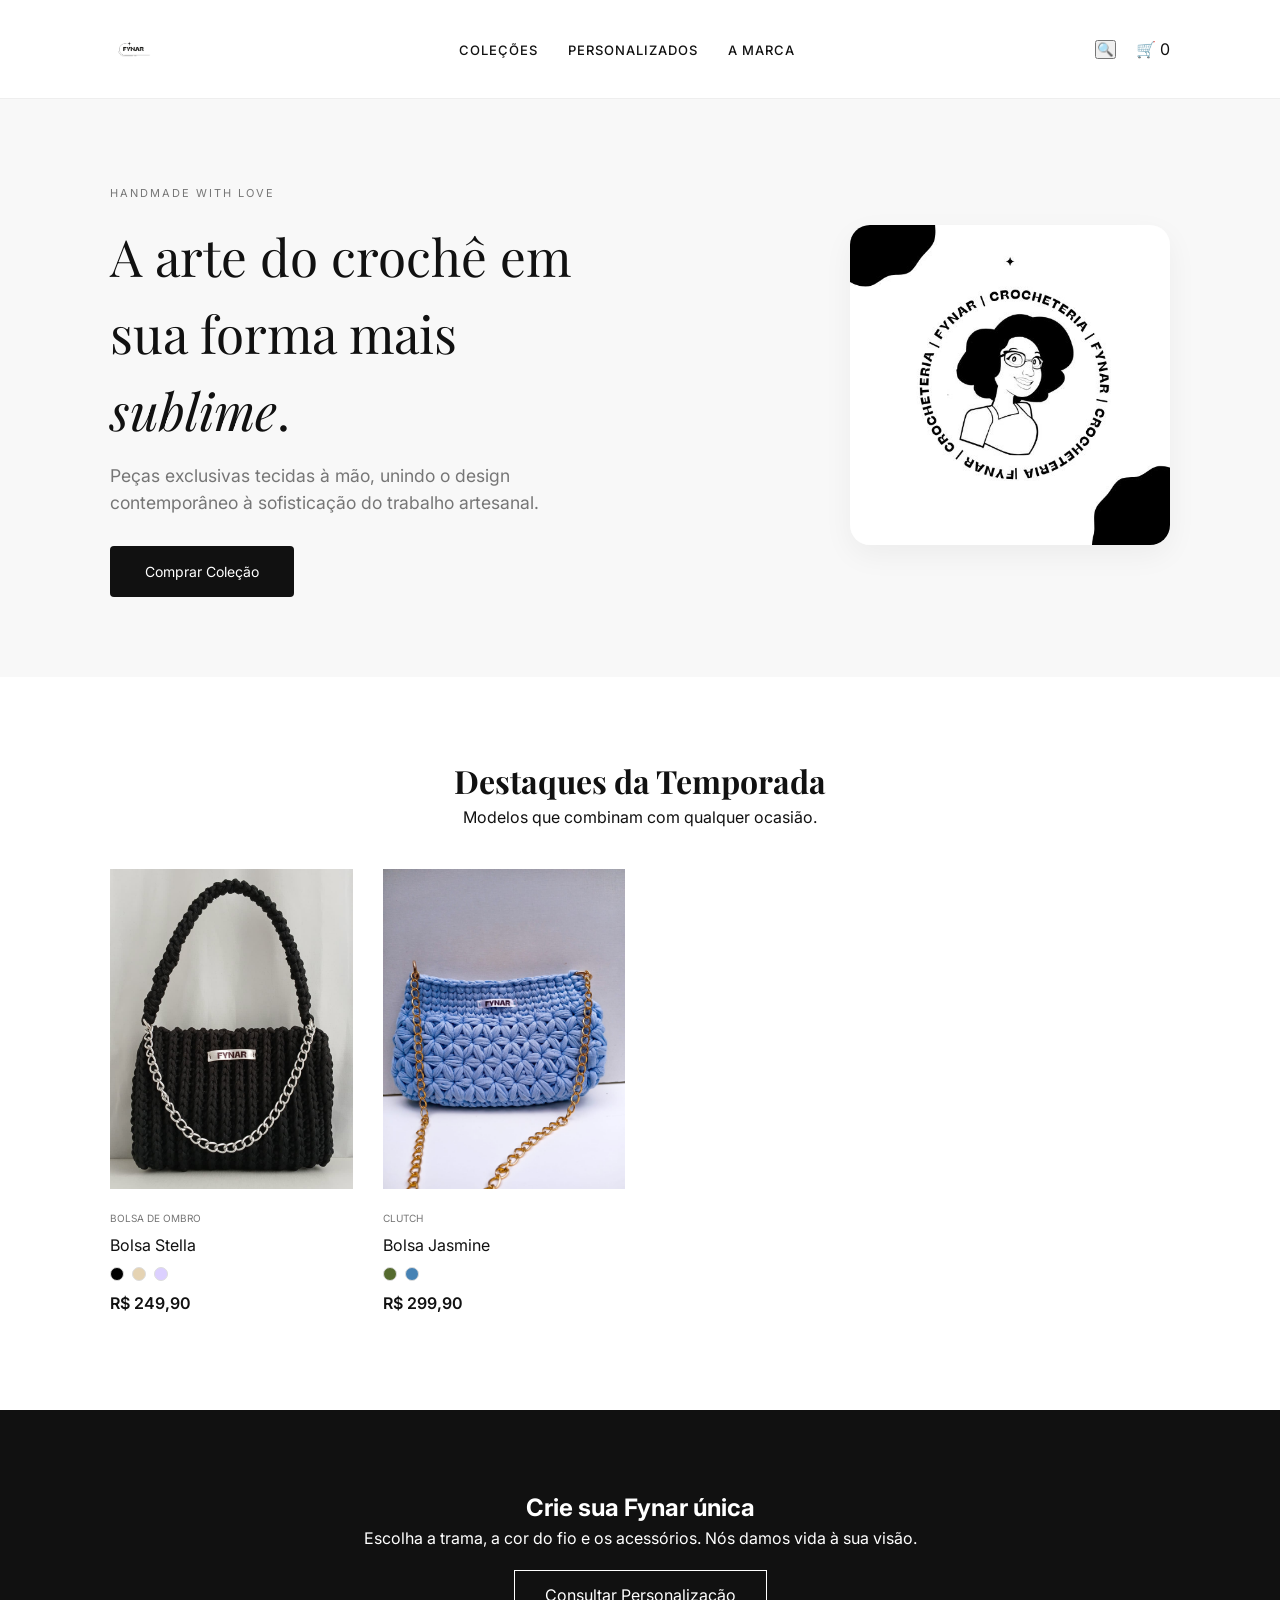
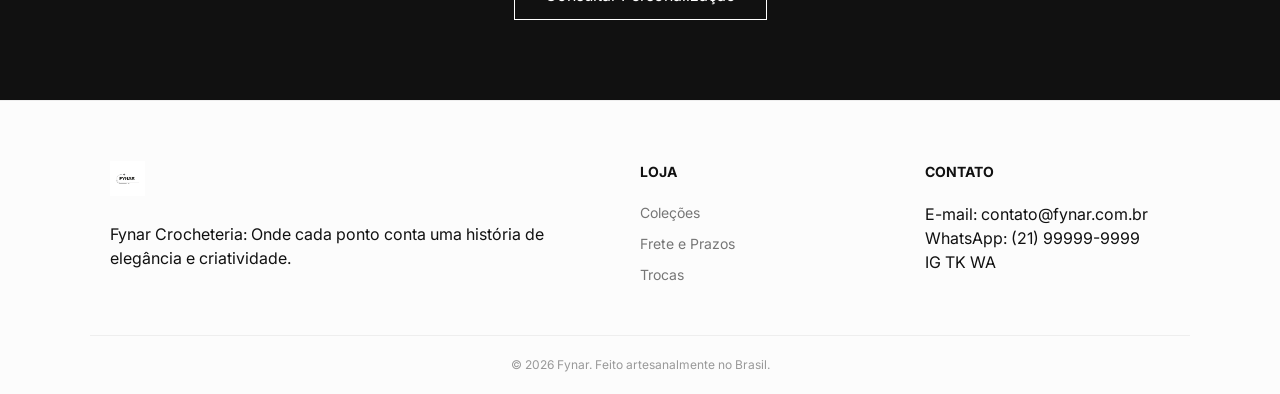
<file: index.html>
<!DOCTYPE html>
<html lang="pt-br">
<head>
    <meta charset="UTF-8">
    <meta name="viewport" content="width=device-width, initial-scale=1.0">
    <title>Fynar | Crochê Artesanal de Luxo</title>
    <link rel="stylesheet" href="style.css">
    <link href="https://fonts.googleapis.com/css2?family=Inter:wght@300;400;600&family=Playfair+Display:ital,wght@0,400;0,700;1,400&display=swap" rel="stylesheet">
</head>
<body>

    <header class="main-header">
        <div class="container header-grid">
            <div class="logo-area">
                <img src="assets/logo.jpg" alt="Fynar" class="logo">
            </div>
            <nav class="main-nav">
                <ul>
                    <li><a href="#vitrine">Coleções</a></li>
                    <li><a href="#personalizado">Personalizados</a></li>
                    <li><a href="#sobre">A Marca</a></li>
                </ul>
            </nav>
            <div class="header-actions">
                <button class="icon-btn">🔍</button>
                <div class="cart-btn">
                    <span>🛒</span>
                    <span class="cart-count">0</span>
                </div>
            </div>
        </div>
    </header>

    <section class="hero">
        <div class="container hero-grid">
            <div class="hero-text">
                <span class="label">Handmade with love</span>
                <h1>A arte do crochê em sua forma mais <em>sublime</em>.</h1>
                <p>Peças exclusivas tecidas à mão, unindo o design contemporâneo à sofisticação do trabalho artesanal.</p>
                <div class="hero-btns">
                    <a href="#vitrine" class="btn-dark">Comprar Coleção</a>
                </div>
            </div>
            <div class="hero-visual">
                <div class="mascote-container">
                    <img src="assets/mascote.jpg" alt="Mascote Fynar" class="mascote">
                </div>
            </div>
        </div>
    </section>

    <section id="vitrine" class="products-section container">
        <div class="section-header">
            <h2>Destaques da Temporada</h2>
            <p>Modelos que combinam com qualquer ocasião.</p>
        </div>
        
        <div class="product-grid">
            <div class="product-card">
                <div class="product-thumb">
                    <img src="assets/stella.jpeg" alt="Bolsa Stella">
                    <button class="quick-add">Adicionar +</button>
                </div>
                <div class="product-details">
                    <span class="category">Bolsa de Ombro</span>
                    <h3>Bolsa Stella</h3>
                    <div class="color-swatches">
                        <span class="swatch black" title="Preto"></span>
                        <span class="swatch beige" title="Bege"></span>
                        <span class="swatch lilac" title="Lilás"></span>
                    </div>
                    <p class="price">R$ 249,90</p>
                </div>
            </div>

            <div class="product-card">
                <div class="product-thumb">
                    <img src="assets/jasmine.jpeg" alt="Bolsa Jasmine">
                    <button class="quick-add">Adicionar +</button>
                </div>
                <div class="product-details">
                    <span class="category">Clutch</span>
                    <h3>Bolsa Jasmine</h3>
                    <div class="color-swatches">
                        <span class="swatch green"></span>
                        <span class="swatch blue"></span>
                    </div>
                    <p class="price">R$ 299,90</p>
                </div>
            </div>
            </div>
    </section>

    <section id="personalizado" class="cta-personalizado">
        <div class="container cta-grid">
            <div class="cta-content">
                <h2>Crie sua Fynar única</h2>
                <p>Escolha a trama, a cor do fio e os acessórios. Nós damos vida à sua visão.</p>
                <a href="https://wa.me/seu-numero" class="btn-outline">Consultar Personalização</a>
            </div>
        </div>
    </section>

    <footer class="main-footer">
        <div class="container footer-grid">
            <div class="footer-info">
                <img src="assets/logo.jpg" alt="Fynar" class="footer-logo">
                <p>Fynar Crocheteria: Onde cada ponto conta uma história de elegância e criatividade.</p>
            </div>
            <div class="footer-nav">
                <h4>Loja</h4>
                <ul>
                    <li><a href="#">Coleções</a></li>
                    <li><a href="#">Frete e Prazos</a></li>
                    <li><a href="#">Trocas</a></li>
                </ul>
            </div>
            <div class="footer-contact">
                <h4>Contato</h4>
                <p>E-mail: contato@fynar.com.br</p>
                <p>WhatsApp: (21) 99999-9999</p>
                <div class="social-links">
                    <a href="#">IG</a> <a href="#">TK</a> <a href="#">WA</a>
                </div>
            </div>
        </div>
        <div class="footer-bottom container">
            <p>&copy; 2026 Fynar. Feito artesanalmente no Brasil.</p>
        </div>
    </footer>

</body>
</html>
</file>
<file: style.css>
/* Configurações Gerais */
:root {
    --bg: #ffffff;
    --fg: #111111;
    --accent: #f8f8f8;
    --gray: #767676;
    --container-width: 1100px;
}

* { margin: 0; padding: 0; box-sizing: border-box; }
body { font-family: 'Inter', sans-serif; background: var(--bg); color: var(--fg); line-height: 1.5; }
.container { max-width: var(--container-width); margin: 0 auto; padding: 0 20px; }
a { text-decoration: none; color: inherit; transition: 0.3s; }

/* Header */
.main-header {
    padding: 25px 0;
    border-bottom: 1px solid #eee;
    position: sticky;
    top: 0;
    background: #fff;
    z-index: 100;
}

.header-grid { display: flex; justify-content: space-between; align-items: center; }
.logo-area { display: flex; align-items: center; }
.logo { height: 48px; width: auto; display: block; max-height: 48px; }
.main-nav ul { display: flex; list-style: none; gap: 30px; }
.main-nav a { font-size: 13px; text-transform: uppercase; letter-spacing: 1px; font-weight: 500; }
.header-actions { display: flex; gap: 20px; align-items: center; }

/* Hero */
.hero { padding: 80px 0; background: var(--accent); }
.hero-grid { display: grid; grid-template-columns: 1fr 1fr; align-items: center; gap: 40px; }
.label { font-size: 11px; text-transform: uppercase; letter-spacing: 2px; color: var(--gray); }
.hero-text h1 { font-family: 'Playfair Display', serif; font-size: 3.2rem; margin: 15px 0; font-weight: 400; }
.hero-text p { font-size: 1.1rem; color: var(--gray); margin-bottom: 30px; max-width: 450px; }
.btn-dark { background: var(--fg); color: #fff; padding: 15px 35px; border-radius: 4px; display: inline-block; font-size: 14px; }

.mascote-container { text-align: right; }
.mascote { width: 320px; border-radius: 20px; box-shadow: 0 10px 30px rgba(0,0,0,0.05); }

/* Vitrine (Grid Profissional) */
.section-header { text-align: center; margin: 80px 0 40px; }
.section-header h2 { font-family: 'Playfair Display', serif; font-size: 2rem; }

.product-grid { 
    display: grid; 
    grid-template-columns: repeat(auto-fill, minmax(240px, 1fr)); /* Cards menores */
    gap: 30px; 
    margin-bottom: 80px;
}

.product-card { transition: 0.3s; }
.product-thumb { 
    background: #f9f9f9; 
    position: relative; 
    overflow: hidden; 
    height: 320px; 
}
.product-thumb img { width: 100%; height: 100%; object-fit: cover; transition: 0.5s; }
.product-card:hover img { transform: scale(1.05); }

.quick-add { 
    position: absolute; bottom: -50px; left: 0; width: 100%; 
    background: var(--fg); color: #fff; border: none; padding: 12px; 
    transition: 0.3s; cursor: pointer;
}
.product-card:hover .quick-add { bottom: 0; }

.product-details { padding: 15px 0; }
.category { font-size: 10px; text-transform: uppercase; color: var(--gray); }
.product-details h3 { font-size: 16px; margin: 5px 0; font-weight: 400; }
.price { font-weight: 600; margin-top: 10px; }

/* Swatches de Cores */
.color-swatches { display: flex; gap: 8px; margin: 10px 0; }
.swatch { width: 14px; height: 14px; border-radius: 50%; border: 1px solid #ddd; cursor: pointer; }
.black { background: #000; } .beige { background: #e5d3b3; } .lilac { background: #dcd0ff; }
.green { background: #556b2f; } .blue { background: #4682b4; }

/* Personalizados */
.cta-personalizado { background: #111; color: #fff; padding: 80px 0; text-align: center; }
.btn-outline { border: 1px solid #fff; color: #fff; padding: 12px 30px; display: inline-block; margin-top: 20px; }

/* Rodapé */
.main-footer { background: #fcfcfc; padding: 60px 0 20px; border-top: 1px solid #eee; }
.footer-grid { display: grid; grid-template-columns: 2fr 1fr 1fr; gap: 40px; }
.footer-logo { height: 35px; margin-bottom: 20px; }
.footer-nav h4, .footer-contact h4 { font-size: 14px; margin-bottom: 20px; text-transform: uppercase; }
.footer-nav ul { list-style: none; }
.footer-nav li { margin-bottom: 10px; color: var(--gray); font-size: 14px; }
.footer-bottom { border-top: 1px solid #eee; margin-top: 40px; padding-top: 20px; text-align: center; font-size: 12px; color: #999; }

/* Responsividade */
@media (max-width: 768px) {
    .hero-grid { grid-template-columns: 1fr; text-align: center; }
    .hero-text h1 { font-size: 2.2rem; }
    .mascote-container { order: -1; text-align: center; }
    .footer-grid { grid-template-columns: 1fr; text-align: center; }
}
</file>
